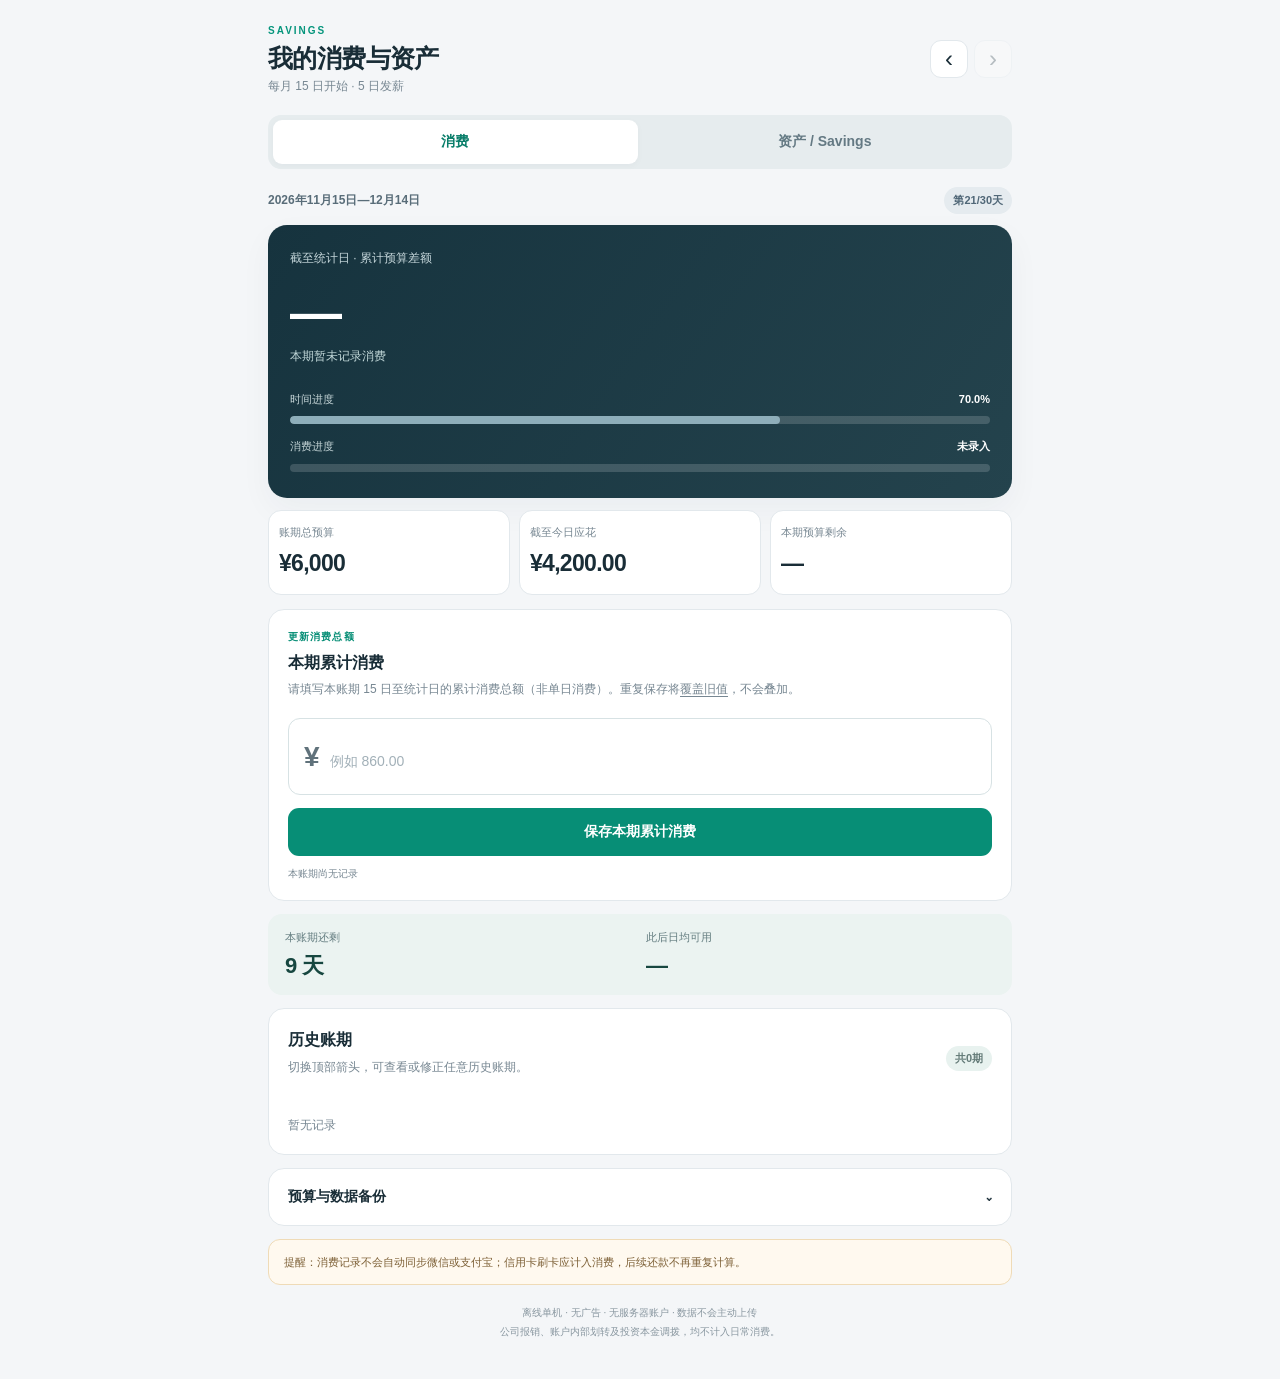
<file: index.html>
<!doctype html>
<html lang="zh-CN">
<head>
  <meta charset="utf-8">
  <meta name="viewport" content="width=device-width, initial-scale=1, viewport-fit=cover">
  <meta name="theme-color" content="#122e38">
  <meta name="apple-mobile-web-app-capable" content="yes">
  <meta name="apple-mobile-web-app-status-bar-style" content="default">
  <meta name="apple-mobile-web-app-title" content="消费看板">
  <meta name="description" content="15 日账期消费预算、银行卡、欧意与富途资产总览。支持离线使用，数据仅保存于本机。">
  <meta name="color-scheme" content="light">
  <link rel="manifest" href="./manifest.webmanifest">
  <link rel="apple-touch-icon" href="./icons/apple-touch-icon.png">
  <link rel="icon" href="./icons/icon-192.png" type="image/png">
  <link rel="stylesheet" href="./styles.css">
  <title>我的消费与资产</title>
  <script src="./app.js" defer></script>
</head>
<body>
  <main class="app-shell">
    <header class="header">
      <div>
        <div class="eyebrow">SAVINGS</div>
        <h1>我的消费与资产</h1>
        <div class="subtitle">每月 15 日开始 · 5 日发薪</div>
      </div>
      <div class="period-nav" aria-label="选择账期">
        <button type="button" id="prev" aria-label="上个账期">‹</button>
        <button type="button" id="next" aria-label="下个账期">›</button>
      </div>
    </header>

    <nav class="view-tabs" aria-label="切换看板"><button type="button" id="spendingTab" class="active" aria-pressed="true" aria-controls="spendingPanel">消费</button><button type="button" id="assetsTab" aria-pressed="false" aria-controls="assetsPanel">资产 / Savings</button></nav>
    <div class="period-line"><span id="periodLabel">正在加载…</span><span class="period-chip" id="dayBadge"></span></div>

    <div id="spendingPanel">
    <section class="hero" aria-label="预算结果">
      <div class="hero-kicker">截至统计日 · 累计预算差额</div>
      <div class="hero-number" id="difference">—</div>
      <div class="hero-caption" id="differenceDescription">输入累计消费即可计算</div>
      <div class="progress-group">
        <div class="progress-label"><span>时间进度</span><strong id="timePct">—</strong></div>
        <div class="progress-track"><div class="progress-fill time" id="timeProgress"></div></div>
        <div class="progress-label"><span>消费进度</span><strong id="spendingPct">—</strong></div>
        <div class="progress-track"><div class="progress-fill spending" id="spendingProgress"></div></div>
      </div>
    </section>

    <section class="summary" aria-label="预算统计">
      <div class="stat"><span>账期总预算</span><strong id="totalBudget">¥6,000</strong></div>
      <div class="stat"><span>截至今日应花</span><strong id="expectedSpent">—</strong></div>
      <div class="stat"><span>本期预算剩余</span><strong id="remaining">—</strong></div>
    </section>

    <section class="card entry-card">
      <div class="section-tag">更新消费总额</div>
      <h2>本期累计消费</h2>
      <p class="hint">请填写本账期 15 日至统计日的累计消费总额（非单日消费）。重复保存将<span class="underline">覆盖旧值</span>，不会叠加。</p>
      <form id="totalForm">
        <div class="money-input"><span>¥</span><input id="totalInput" name="total" type="number" step="0.01" min="0" max="99999999" inputmode="decimal" placeholder="例如 860.00" autocomplete="off" required aria-label="本账期累计消费总额"></div>
        <button type="submit" class="primary" id="saveBtn">保存本期累计消费</button>
      </form>
      <div class="entry-foot"><span class="entry-date" id="lastUpdated">尚未保存</span><span class="save-message" id="saveMessage" role="status" aria-live="polite"></span></div>
    </section>

    <section class="next-budget">
      <div><span>本账期还剩</span><strong id="daysRemaining">—</strong></div>
      <div><span>此后日均可用</span><strong id="dailyAllowance">—</strong></div>
    </section>

    <section class="card history-card">
      <div class="section-row"><div><h2>历史账期</h2><p class="hint">切换顶部箭头，可查看或修正任意历史账期。</p></div><span id="historyCount" class="history-badge">共0期</span></div>
      <div id="historyList" class="history-list"><div class="empty">暂无记录</div></div>
    </section>

    </div>
    <div id="assetsPanel" hidden>
      <section class="hero assets-hero" aria-label="净资产总览">
        <div class="hero-kicker">我的净资产 · 人民币</div><div class="hero-number" id="netAssets">—</div><div class="hero-caption" id="assetAsOf">先记录一次账户余额</div>
      </section>
      <section class="summary" aria-label="资产统计"><div class="stat"><span>账户余额合计</span><strong id="grossAssets">—</strong></div><div class="stat"><span>其他负债</span><strong id="totalLiabilities">—</strong></div><div class="stat"><span>较上次快照</span><strong id="assetChange">—</strong></div></section><p class="hint asset-comparison" id="assetComparison"></p>
      <section class="card"><h2>更新账户余额</h2><p class="hint">请统一填写人民币金额。欧意与富途请填写平台显示的「账户净资产 / 总权益」（含现金与持仓）。</p>
        <form id="assetForm">
          <label class="asset-field" for="bankAsset"><span><b>银行卡</b><small>所有银行卡可用存款合计</small></span><div><span>¥</span><input id="bankAsset" type="number" step="0.01" min="0" max="99999999" inputmode="decimal" placeholder="0.00" required></div></label>
          <label class="asset-field" for="okxAsset"><span><b>欧意 OKX</b><small>账户净资产（折合人民币）</small></span><div><span>¥</span><input id="okxAsset" type="number" step="0.01" min="-99999999" max="99999999" inputmode="decimal" placeholder="0.00" required></div></label>
          <label class="asset-field" for="futuAsset"><span><b>富途牛牛</b><small>现金与证券净资产（折合人民币）</small></span><div><span>¥</span><input id="futuAsset" type="number" step="0.01" min="-99999999" max="99999999" inputmode="decimal" placeholder="0.00" required></div></label>
          <label class="asset-field" for="debtAsset"><span><b>其他负债</b><small>信用卡欠款、未在平台内扣除的借款</small></span><div><span>¥</span><input id="debtAsset" type="number" step="0.01" min="0" max="99999999" inputmode="decimal" value="0" required></div></label>
          <label class="asset-date" for="assetDate">余额日期<input id="assetDate" type="date" required></label>
          <p class="hint asset-help">请按各平台的人民币估值填写，勿直接填写 USDT、港元或美元数量；平台净资产中已扣除的融资借款无需重复计入负债。账户间转账仅改变资金分布，不计入收入或消费。</p>
          <button class="primary" id="assetSave" type="submit">保存资产快照</button><p class="save-message" id="assetMessage" role="status" aria-live="polite"></p>
        </form>
      </section>
      <section class="card savings-card"><div class="section-tag">本期 Saving</div><h2>已录入收支结余</h2><div class="saving-number" id="cashSavings">—</div><p class="hint" id="savingsCaption"></p>
        <label class="field-label" for="incomeInput">本期实际收入（元）</label><div class="setting-row"><input id="incomeInput" type="number" step="0.01" min="0" max="99999999" inputmode="decimal" placeholder="例如本期已到账工资"><button type="button" id="incomeSave" class="secondary">保存收入</button></div>
        <p class="hint">结余 = 实际收入 − 已录入消费，不含投资涨跌与未录入收支（与含市场涨跌的净资产变化不同）。</p>
      </section>
      <section class="card"><div class="section-row"><h2>资产快照</h2><span class="history-badge" id="assetHistoryCount">共0次</span></div><p class="hint">同一天重复保存将更新当天数据，不会累加。</p><div id="assetHistory" class="history-list"></div></section>
    </div>
    <details class="card settings" id="settingsPanel">
      <summary>预算与数据备份 <span class="chevron">⌄</span></summary>
      <div class="settings-inner">
        <label class="field-label" for="budgetInput">本期预算（元）</label>
        <div class="setting-row"><input id="budgetInput" type="number" step="1" min="1" max="99999999" inputmode="numeric"><button type="button" id="budgetSave" class="secondary">保存预算</button></div>
        <p class="hint">留空则默认每期 ¥6,000，未来新账期也将沿用此默认值。</p>
        <div class="section-divider"></div>
        <div class="backup-grid"><button type="button" class="secondary" id="exportBtn">导出备份</button><label class="secondary file-label" for="importFile">恢复备份<input id="importFile" type="file" accept=".json,application/json" hidden></label></div>
        <p class="hint">消费与资产记录仅保存在当前设备。备份文件为 JSON 格式，建议每月导出并存至「文件」或 iCloud 云盘。</p>
      </div>
    </details>

    <div class="notice" id="coverageNotice">提醒：消费记录不会自动同步微信或支付宝；信用卡刷卡应计入消费，后续还款不再重复计算。</div>
    <footer class="footer">离线单机 · 无广告 · 无服务器账户 · 数据不会主动上传<br>公司报销、账户内部划转及投资本金调拨，均不计入日常消费。</footer>
  </main>
</body>
</html>
</file>
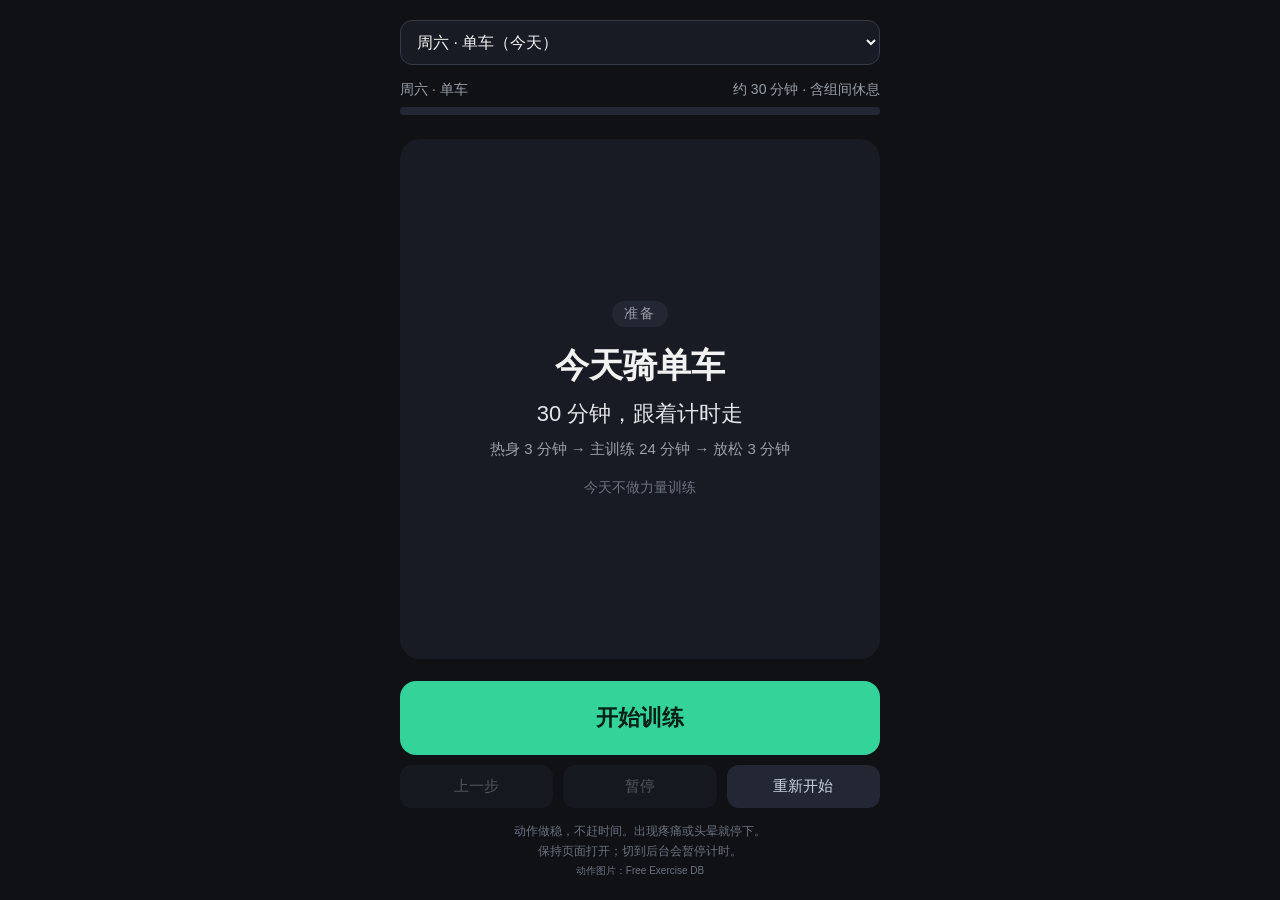
<file: workout/index.html>
<!DOCTYPE html>
<html lang="zh-CN">
<head>
<meta charset="UTF-8">
<meta name="viewport" content="width=device-width,initial-scale=1,viewport-fit=cover">
<meta name="theme-color" content="#0f1115">
<meta name="apple-mobile-web-app-capable" content="yes">
<meta name="apple-mobile-web-app-status-bar-style" content="black-translucent">
<meta name="apple-mobile-web-app-title" content="训练">
<link rel="manifest" href="./manifest.webmanifest">
<link rel="apple-touch-icon" href="./icons/apple-touch-icon.png">
<link rel="icon" type="image/png" href="./icons/icon-192.png">
<title>胸肩背 · 跟练</title>
<style>
*{box-sizing:border-box;margin:0;padding:0}
body{font-family:-apple-system,"PingFang SC","Microsoft YaHei",sans-serif;background:#0f1115;color:#f2f2f2;min-height:100vh;display:flex;flex-direction:column;align-items:center}
.wrap{width:100%;max-width:520px;padding:20px;display:flex;flex-direction:column;min-height:100vh}
.top{display:flex;justify-content:space-between;font-size:14px;color:#9aa0aa;margin-bottom:8px}
.bar{height:8px;background:#232733;border-radius:4px;overflow:hidden;margin-bottom:24px}
.bar i{display:block;height:100%;background:linear-gradient(90deg,#34d399,#22d3ee);width:0;transition:width .3s}
.card{flex:1;background:#181b23;border-radius:20px;padding:28px 22px;display:flex;flex-direction:column;align-items:center;text-align:center;justify-content:center}
.phase{font-size:14px;letter-spacing:2px;padding:4px 12px;border-radius:99px;background:#232733;color:#9aa0aa;margin-bottom:16px}
.phase.work{background:#064e3b;color:#6ee7b7}.phase.rest{background:#1e3a8a;color:#93c5fd}.phase.warm{background:#78350f;color:#fcd34d}
h1{font-size:34px;margin-bottom:10px}
.target{font-size:22px;color:#e5e7eb;margin-bottom:8px}
.tip{font-size:15px;color:#9aa0aa;line-height:1.6;max-width:380px}
.timer{font-size:88px;font-weight:700;font-variant-numeric:tabular-nums;margin:18px 0 6px}
.rest .timer{color:#93c5fd}
.next{margin-top:18px;font-size:14px;color:#6b7280}
.btn{margin-top:22px;width:100%;padding:22px;font-size:22px;font-weight:700;border:none;border-radius:16px;background:#34d399;color:#062016;cursor:pointer}
.btn:active{transform:scale(.98)}
.btn.blue{background:#60a5fa;color:#071a33}
.row{display:flex;gap:10px;margin-top:10px}
.small{flex:1;padding:12px;font-size:15px;border:none;border-radius:12px;background:#232733;color:#cbd5e1;cursor:pointer}
.hidden{display:none}
select{width:100%;padding:12px;background:#181b23;color:#f2f2f2;border:1px solid #343a48;border-radius:12px;font:inherit;margin-bottom:16px}button:focus-visible,select:focus-visible{outline:3px solid #60a5fa;outline-offset:3px}.tip{white-space:pre-line}.small:disabled{opacity:.35;cursor:default}.foot{font-size:12px;color:#6b7280;text-align:center;margin-top:14px;line-height:1.6}@media(max-height:740px){.wrap{padding:16px}.card{padding:20px 16px}.timer{font-size:70px;margin:12px 0}.btn{padding:17px;margin-top:16px}h1{font-size:28px}}
.wrap{min-height:100dvh;padding-top:max(20px,env(safe-area-inset-top));padding-bottom:max(20px,env(safe-area-inset-bottom))}body{min-height:100dvh}button,select{touch-action:manipulation}
.pose{width:100%;margin:14px 0 10px;cursor:zoom-in}.pose-grid{display:grid;grid-template-columns:1fr 1fr;gap:6px}.pose-grid.single{grid-template-columns:1fr}.pose figure{margin:0;background:#fff;border-radius:10px;overflow:hidden}.pose img{display:block;width:100%;height:140px;object-fit:contain;background:#fff}.pose .single img{height:190px}.pose figcaption{font-size:12px;color:#475569;background:#edf2f7;padding:5px}.pose-hint{font-size:11px;color:#9aa0aa;margin-top:5px}.source{font-size:10px;color:#6b7280;text-decoration:none}dialog{background:#181b23;color:#f2f2f2;border:1px solid #343a48;border-radius:18px;width:min(94vw,720px);max-height:90dvh;margin:auto;padding:16px;overflow:auto}dialog::backdrop{background:#000b}.close-pose{position:sticky;top:0;display:block;margin:0 0 12px auto;padding:10px 20px;border:0;border-radius:10px;background:#34d399;color:#062016;font-weight:700;cursor:pointer}.pose-large img{display:block;width:100%;height:auto;background:#fff;border-radius:10px}.pose-large p{font-size:14px;margin:10px 0 6px}.card:has(.pose:not(.hidden)){justify-content:flex-start;padding:20px 16px}.card:has(.pose:not(.hidden)) .phase{margin-bottom:10px}.card:has(.pose:not(.hidden)) h1{font-size:28px}.card:has(.pose:not(.hidden)) .target{font-size:20px}.card:has(.pose:not(.hidden)) .next{margin-top:12px}@media(max-height:740px){.pose img{height:115px}.pose .single img{height:145px}.pose{margin:10px 0}.card:has(.pose:not(.hidden)){padding:16px 12px}}
</style>
</head>
<body>
<div class="wrap">
  <select id="day" aria-label="选择训练日"></select><div class="top"><span id="stepNo"></span><span id="total">约 30 分钟 · 含组间休息</span></div>
  <div class="bar"><i id="prog"></i></div>
  <div class="card" id="card">
    <div class="phase" id="phase">准备</div>
    <h1 id="name">今天练胸</h1>
    <div class="target" id="target">每个动作 3 组</div>
    <div class="pose hidden" id="pose" role="button" tabindex="0" aria-label="放大动作参考图"><div class="pose-grid" id="poseGrid"></div><p class="pose-hint">点击图片放大 · 器械外观可能不同</p></div>
    <div class="tip" id="tip">做完一组点一下，自动休息 90 秒。</div>
    <div class="timer hidden" id="timer">0</div>
    <div class="next" id="next"></div>
  </div>
  <button class="btn" id="main">开始训练</button>
  <div class="row">
    <button class="small" id="back">上一步</button>
    <button class="small" id="pause">暂停</button>
    <button class="small" id="reset">重新开始</button>
  </div>
  <p class="foot">动作做稳，不赶时间。出现疼痛或头晕就停下。<br>保持页面打开；切到后台会暂停计时。<br><a class="source" href="https://github.com/yuhonas/free-exercise-db" target="_blank" rel="noopener">动作图片：Free Exercise DB</a></p>
</div>
<dialog id="poseDialog" aria-label="动作参考大图"><button class="close-pose" id="closePose">关闭大图</button><div class="pose-large" id="poseLarge"></div></dialog>
<script>
const poseImages={"器械推胸": ["./images/Machine_Bench_Press-0.webp", "./images/Machine_Bench_Press-1.webp"], "上斜器械推胸": ["./images/Leverage_Incline_Chest_Press-0.webp", "./images/Leverage_Incline_Chest_Press-1.webp"], "蝴蝶机夹胸": ["./images/Butterfly-0.webp", "./images/Butterfly-1.webp"], "绳索三头下压": ["./images/Triceps_Pushdown_-_Rope_Attachment-0.webp", "./images/Triceps_Pushdown_-_Rope_Attachment-1.webp"], "器械肩推": ["./images/Leverage_Shoulder_Press-0.webp", "./images/Leverage_Shoulder_Press-1.webp"], "哑铃侧平举": ["./images/Side_Lateral_Raise-0.webp", "./images/Side_Lateral_Raise-1.webp"], "反向蝴蝶机": ["./images/Reverse_Machine_Flyes-0.webp", "./images/Reverse_Machine_Flyes-1.webp"], "平板支撑": ["./images/Plank-0.webp"], "高位下拉": ["./images/Wide-Grip_Lat_Pulldown-0.webp", "./images/Wide-Grip_Lat_Pulldown-1.webp"], "胸托坐姿划船": ["./images/Leverage_Iso_Row-0.webp", "./images/Leverage_Iso_Row-1.webp"], "绳索直臂下压": ["./images/Straight-Arm_Pulldown-0.webp", "./images/Straight-Arm_Pulldown-1.webp"], "哑铃弯举": ["./images/Dumbbell_Bicep_Curl-0.webp", "./images/Dumbbell_Bicep_Curl-1.webp"]};
const plans=[
{label:'周一 · 胸',name:'今天练胸',moves:[['器械推胸','10 次','背贴靠垫，肩膀放松，慢推慢放。'],['上斜器械推胸','10 次','把手对准上胸，不耸肩、不拱腰。'],['蝴蝶机夹胸','12 次','手肘微屈，夹拢后慢慢打开，不往后拉太深。'],['绳索三头下压','12 次','肘部贴近身体，伸肘下压，不前后甩动。']]},
{label:'周二 · 单车',name:'今天骑单车',type:'bike'},
{label:'周三 · 肩',name:'今天练肩',moves:[['器械肩推','10 次','背贴靠垫，向上推，不挺腰、不锁死手肘。'],['哑铃侧平举','12 次','用轻重量，抬到肩高以内，不耸肩、不甩动。'],['反向蝴蝶机','12 次','胸贴靠垫，向两侧打开，缓慢回放。'],['平板支撑','20–30 秒','收紧腹部、正常呼吸，塌腰就结束；自己数秒，结束后点完成。']]},
{label:'周四 · 快走',name:'今天快走恢复',type:'walk'},
{label:'周五 · 背',name:'今天练背',moves:[['高位下拉','10 次','拉向上胸，不拉到脖子后面，不后仰甩动。'],['胸托坐姿划船','10 次','胸贴靠垫，拉向上腹，慢慢回放。'],['绳索直臂下压','12 次','肘部保持微屈，压向大腿前方，不弯腰甩动。'],['哑铃弯举','12 次','肘部贴近身体，缓慢抬起、放下，不后仰。']]},
{label:'周六 · 单车',name:'今天骑单车',type:'bike'},
{label:'周日 · 快走',name:'今天快走恢复',type:'walk'}];
const $=id=>document.getElementById(id);
const today=({Mon:0,Tue:1,Wed:2,Thu:3,Fri:4,Sat:5,Sun:6})[new Intl.DateTimeFormat('en-US',{timeZone:'Asia/Shanghai',weekday:'short'}).format(new Date())];
$('day').innerHTML=plans.map((p,j)=>`<option value="${j}">${p.label}${j===today?'（今天）':''}</option>`).join('');$('day').value=today;
let day=today,S=[],i=-1,left=0,interval=null,paused=false,deadline=0,ac=null,wake=null,remaining=0;
const fmt=n=>`${Math.floor(n/60)}:${String(n%60).padStart(2,'0')}`;
function beep(){try{if(!ac)return;const o=ac.createOscillator(),g=ac.createGain();o.connect(g);g.connect(ac.destination);o.frequency.value=880;g.gain.setValueAtTime(.1,ac.currentTime);g.gain.exponentialRampToValueAtTime(.001,ac.currentTime+.3);o.start();o.stop(ac.currentTime+.3);}catch(e){}}
function stop(){clearInterval(interval);interval=null;}
function setTimer(){deadline=Date.now()+left*1000;interval=setInterval(()=>{if(paused)return;left=Math.max(0,Math.ceil((deadline-Date.now())/1000));$('timer').textContent=fmt(left);if(left===0){stop();beep();go();}},200);}
function make(){const p=plans[day];S=[];if(p.moves){
S.push({t:'warm',name:'跑步机快走',sec:180,tip:'平路快走，呼吸稍微加深；最后减速，停稳再下机。'});
S.push({t:'warm',name:p.moves[0][0]+' · 热身',sec:60,tip:'用很轻的重量做 6 次，剩余时间休息。'});
p.moves.forEach((m,j)=>{for(let set=1;set<=3;set++){S.push({t:'work',name:m[0],target:`第 ${set}/3 组 · ${m[1]}`,tip:m[2]});if(set<3)S.push({t:'rest',name:'组间休息',sec:90,tip:'放松呼吸，下一组还是这个动作。'});}if(j<p.moves.length-1)S.push({t:'rest',name:'换下一个动作',sec:60,tip:'调好器械，负重动作先用轻重量试 5 次；来不及就暂停。'});});
S.push({t:'warm',name:'慢走放松',sec:120,tip:'慢慢走，恢复呼吸。',cool:true});
}else{const bike=p.type==='bike';S.push({t:'warm',name:bike?'单车热身':'轻松走起来',sec:180,tip:bike?'低阻力，轻松踩。':'先慢慢走，不着急。'});for(let j=0;j<4;j++)S.push({t:'aerobic',name:bike?'稳定骑行':'舒适快走',sec:360,target:`第 ${j+1}/4 段`,tip:'呼吸加深，但还能说完整句话。今天不冲刺。'});S.push({t:'warm',name:bike?'单车放松':'慢走放松',sec:180,tip:'逐渐放慢，恢复呼吸。',cool:true});}}
function intro(){hidePose();stop();paused=false;i=-1;left=0;release();make();$('day').disabled=false;$('stepNo').textContent=plans[day].label;$('prog').style.width='0%';$('phase').className='phase';$('phase').textContent='准备';$('card').className='card';$('name').textContent=plans[day].name;$('target').textContent=plans[day].moves?'每个动作 3 组':'30 分钟，跟着计时走';$('tip').textContent=plans[day].moves?plans[day].moves.map((m,j)=>`${j+1}. ${m[0]} · ${m[1]}`).join('\n'):'热身 3 分钟 → 主训练 24 分钟 → 放松 3 分钟';$('timer').classList.add('hidden');$('next').textContent=plans[day].moves?'做完一组点一下 → 自动休息 90 秒':'今天不做力量训练';$('main').textContent='开始训练';$('main').className='btn';$('main').onclick=start;$('pause').textContent='暂停';$('pause').disabled=true;$('back').disabled=true;}
function show(){stop();paused=false;const s=S[i];if(!s){done();return;}$('pause').textContent='暂停';$('pause').disabled=!s.sec;$('back').disabled=i<=0;$('day').disabled=true;$('stepNo').textContent=`第 ${i+1} / ${S.length} 步`;$('prog').style.width=(i/S.length*100)+'%';$('card').className='card '+(s.t==='rest'?'rest':'');$('phase').className='phase '+s.t;$('phase').textContent=s.t==='work'?'训练':s.t==='rest'?'休息':s.t==='aerobic'?'有氧':s.cool?'放松':'热身';$('name').textContent=s.name;showPose(s.t==='work'?s.name:null);$('target').textContent=s.target||'';$('tip').textContent=s.tip;const next=S[i+1];$('next').textContent=next?'下一步：'+next.name+(next.target?' · '+next.target:''):'最后一步';$('main').className='btn'+(s.sec?' blue':'');$('main').textContent=s.t==='rest'?'休息好了，继续':s.sec?'下一步':'✓ 完成这组';$('main').onclick=go;if(s.sec){left=s.sec;$('timer').classList.remove('hidden');$('timer').textContent=fmt(left);setTimer();}else{$('timer').classList.add('hidden');}}
function go(){i++;show();}
async function lock(){try{wake=await navigator.wakeLock?.request('screen');}catch(e){}}
function release(){if(wake)wake.release().catch(()=>{});wake=null;}
function start(){try{ac=ac||new(window.AudioContext||window.webkitAudioContext)();ac.resume();}catch(e){}lock();go();}
function pause(){if(!S[i]?.sec||i>=S.length||i<0)return;if(paused){paused=false;deadline=Date.now()+left*1000;lock();}else{left=Math.max(0,Math.ceil((deadline-Date.now())/1000));paused=true;release();}$('pause').textContent=paused?'继续':'暂停';$('main').disabled=paused;}
function done(){hidePose();stop();release();$('day').disabled=false;$('prog').style.width='100%';$('stepNo').textContent='完成';$('phase').className='phase work';$('phase').textContent='完成';$('name').textContent='今天练完了！';$('target').textContent='';$('tip').textContent='喝点水，好好休息。';$('timer').classList.add('hidden');$('next').textContent='';$('main').textContent='回到计划';$('main').className='btn';$('main').onclick=intro;$('pause').disabled=true;$('back').disabled=true;}
function hidePose(){$('pose').classList.add('hidden');$('poseGrid').innerHTML='';$('poseLarge').innerHTML='';if($('poseDialog').open)$('poseDialog').close();}
function showPose(name){const images=poseImages[name];if(!images){hidePose();return;}$('pose').classList.remove('hidden');$('poseGrid').className='pose-grid'+(images.length===1?' single':'');$('poseGrid').innerHTML=images.map((src,k)=>`<figure><img src="${src}" alt="${name}：${images.length===1?'保持姿势':k===0?'起始姿势':'发力后的姿势'}" decoding="async"><figcaption>${images.length===1?'保持姿势':k===0?'① 起始':'② 发力'}</figcaption></figure>`).join('');$('poseLarge').innerHTML=images.map((src,k)=>`<p>${name} · ${images.length===1?'保持姿势':k===0?'① 起始':'② 发力'}</p><img src="${src}" alt="${name}动作参考">`).join('');}
$('pose').onclick=()=>{if(!$('pose').classList.contains('hidden'))$('poseDialog').showModal();};$('pose').onkeydown=e=>{if(e.key==='Enter'||e.key===' '){e.preventDefault();$('pose').click();}};$('closePose').onclick=()=>$('poseDialog').close();
$('pause').onclick=pause;$('back').onclick=()=>{if(i>0){$('main').disabled=false;i--;show();}};$('reset').onclick=()=>{$('main').disabled=false;intro();};$('day').onchange=()=>{day=Number($('day').value);intro();};document.addEventListener('visibilitychange',()=>{if(document.hidden&&interval&&!paused)pause();});intro();
</script><script>if('serviceWorker' in navigator){window.addEventListener('load',()=>navigator.serviceWorker.register('./sw.js',{scope:'./',updateViaCache:'none'}).catch(()=>{}));}</script>
</body></html>
</file>
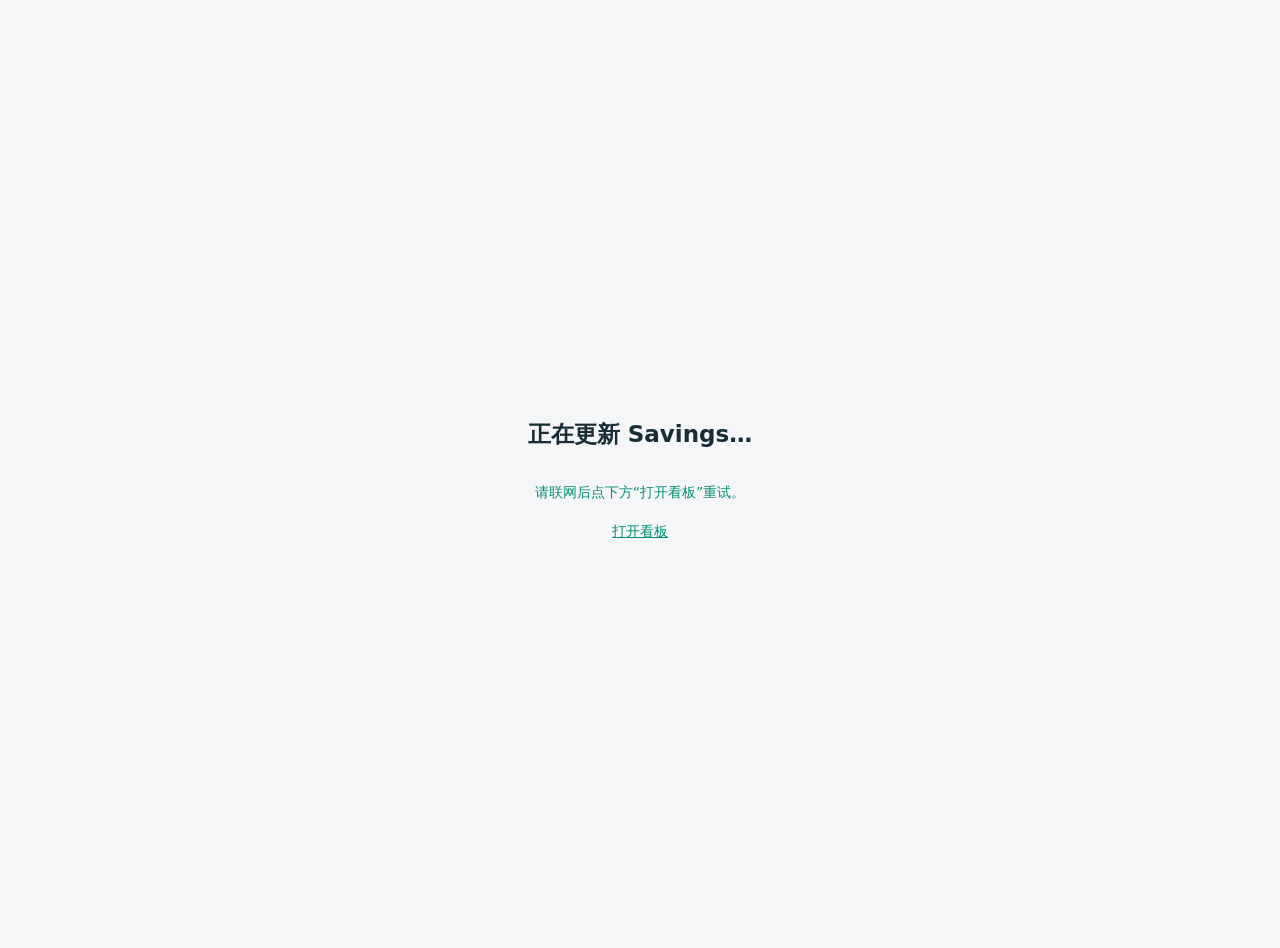
<file: refresh.html>
<!doctype html>
<html lang="zh-CN"><head><meta charset="utf-8"><meta name="viewport" content="width=device-width,initial-scale=1"><meta name="robots" content="noindex"><title>更新 Savings</title><style>body{margin:0;min-height:100dvh;display:grid;place-content:center;text-align:center;background:#f4f6f8;color:#192d37;font-family:system-ui,-apple-system,'PingFang SC',sans-serif;padding:24px}h1{font-size:23px}p,a{font-size:14px;color:#078e76;line-height:1.8}</style></head><body><h1>正在更新 Savings…</h1><p id="status">更新完成后将自动打开看板</p><a href="./" id="continue">打开看板</a><script>
(async()=>{
  try{
    if('caches' in window){const keys=await caches.keys();await Promise.all(keys.filter(k=>k.startsWith('budget-pwa-static-')).map(k=>caches.delete(k)));}
    if('serviceWorker' in navigator){
      const reg=await navigator.serviceWorker.register('./sw.js',{scope:'./',updateViaCache:'none'});
      await reg.update();
      const worker=reg.installing||reg.waiting;
      if(worker&&worker.state!=='activated')await new Promise(resolve=>{const timer=setTimeout(resolve,8000);worker.addEventListener('statechange',()=>{if(worker.state==='activated'||worker.state==='redundant'){clearTimeout(timer);resolve();}});});
    }
    location.replace('./?updated='+Date.now());
  }catch(e){document.getElementById('status').textContent='请联网后点下方“打开看板”重试。';}
})();
</script></body></html>
</file>
<file: styles.css>
:root{--ink:#192d37;--muted:#778792;--bg:#f4f6f8;--line:#e2e8ec;--white:#fff;--green:#078e76;--red:#e17d71}
*{box-sizing:border-box}html{-webkit-text-size-adjust:100%;scroll-behavior:smooth}body{margin:0;background:var(--bg);color:var(--ink);font-family:-apple-system,BlinkMacSystemFont,"PingFang SC","Noto Sans CJK SC",sans-serif;font-size:14px;line-height:1.55}
button,input{font:inherit}button{cursor:pointer;-webkit-tap-highlight-color:transparent}button:focus-visible,input:focus-visible,summary:focus-visible{outline:3px solid #72c5bb;outline-offset:2px}
.app-shell{max-width:780px;margin:0 auto;padding:calc(23px + env(safe-area-inset-top)) 18px calc(38px + env(safe-area-inset-bottom))}
.header{display:flex;align-items:center;justify-content:space-between;gap:10px}.eyebrow{font-weight:800;font-size:10px;color:#05957c;letter-spacing:2px;margin-bottom:4px}h1{font-size:25px;line-height:1.2;letter-spacing:-.6px;margin:0;font-weight:800}h2{font-size:16px;margin:0 0 2px;font-weight:760}.subtitle,.hint{color:var(--muted);font-size:12px}.subtitle{margin-top:4px}.period-nav{display:flex;gap:6px}.period-nav button{height:38px;width:38px;border:1px solid var(--line);background:var(--white);border-radius:11px;font-size:24px;color:var(--ink);line-height:1}.period-nav button:disabled{opacity:.28}.period-line{display:flex;align-items:center;justify-content:space-between;gap:8px;margin:18px 0 11px;font-size:12px;font-weight:650;color:#596d79}.period-chip{font-size:11px;background:#e5ebef;border-radius:40px;padding:5px 9px;color:#506777;white-space:nowrap}
.hero{border-radius:19px;background:linear-gradient(125deg,#16333e,#24434d);color:#fff;padding:24px 22px 20px;box-shadow:0 12px 32px #19343d0b}.hero-kicker{color:#c6d7db;font-size:12px}.hero-number{font-weight:800;letter-spacing:-1.6px;font-size:clamp(36px,7vw,52px);font-variant-numeric:tabular-nums;margin:14px 0 3px;line-height:1.2}.hero-caption{font-size:12px;color:#c2d8d9;min-height:18px}.progress-group{margin-top:26px;display:grid;gap:8px}.progress-label{display:flex;justify-content:space-between;gap:10px;font-size:11px;color:#c4d4d6}.progress-label strong{font-weight:600;color:#fff}.progress-track{background:#ffffff29;height:8px;border-radius:30px;overflow:hidden;margin-bottom:6px}.progress-fill{height:100%;width:0;border-radius:30px;transition:width .2s}.time{background:#8eaeba}.spending{background:#8fdfc7}
.summary{display:grid;grid-template-columns:repeat(3,minmax(0,1fr));gap:9px;margin-top:12px}.stat{border:1px solid var(--line);background:var(--white);border-radius:13px;padding:13px 10px;min-width:0}.stat span{display:block;font-size:11px;color:var(--muted);white-space:nowrap}.stat strong{display:block;font-size:clamp(15px,3.5vw,23px);margin-top:5px;letter-spacing:-.7px;font-variant-numeric:tabular-nums;white-space:nowrap}
.card{background:var(--white);border:1px solid var(--line);border-radius:16px;padding:19px;margin-top:13px}.entry-card{margin-top:14px}.section-tag{font-size:10px;text-transform:uppercase;color:var(--green);font-weight:800;letter-spacing:1.1px;margin-bottom:6px}.hint{margin:4px 0 11px;line-height:1.7}.underline{text-decoration:underline;text-underline-offset:3px}.money-input{display:flex;align-items:center;gap:10px;border:1px solid #d7e2e4;border-radius:12px;margin-top:18px;padding:4px 15px;background:#fff}.money-input span{font-size:28px;font-weight:750;color:#60727b}.money-input input{width:100%;min-width:0;padding:12px 0;border:0;background:transparent;color:var(--ink);outline:none;font-size:28px;font-weight:790;letter-spacing:-.5px;font-variant-numeric:tabular-nums}.money-input input::placeholder{font-weight:450;font-size:14px;letter-spacing:0;color:#a2b0b8}input::-webkit-inner-spin-button,input::-webkit-outer-spin-button{-webkit-appearance:none;margin:0}input[type=number]{-moz-appearance:textfield}.primary{width:100%;background:var(--green);color:#fff;border:0;border-radius:11px;padding:13px 14px;font-weight:750;margin-top:13px;min-height:47px}.primary:active{filter:brightness(.94)}.entry-foot{display:flex;gap:10px;justify-content:space-between;flex-wrap:wrap;color:var(--muted);font-size:10px;margin-top:10px}.save-message{color:#05806d}
.next-budget{background:#ebf3f1;border-radius:14px;padding:15px 17px;display:grid;grid-template-columns:1fr 1fr;gap:12px;margin-top:13px}.next-budget span{display:block;color:#647d80;font-size:11px}.next-budget strong{display:block;font-size:22px;line-height:1.35;font-variant-numeric:tabular-nums;letter-spacing:-.5px;margin-top:4px;color:#174740}.section-row{display:flex;justify-content:space-between;gap:8px;align-items:center}.history-badge{color:#647b78;font-weight:600;font-size:11px;padding:4px 9px;border-radius:25px;background:#e8f2ef}.history-list{margin-top:13px}.history-item{border-top:1px solid var(--line);display:flex;align-items:center;justify-content:space-between;padding:12px 1px;gap:9px}.history-name{font-size:12px;font-weight:690}.history-info{font-size:10px;color:var(--muted);margin-top:2px}.history-total{font-weight:750;font-size:15px;white-space:nowrap;font-variant-numeric:tabular-nums}.empty{color:var(--muted);font-size:12px;padding:15px 0 0}
.settings{padding:0;overflow:hidden}.settings summary{list-style:none;cursor:pointer;font-weight:720;padding:17px 19px;font-size:14px;display:flex;justify-content:space-between;align-items:center}.settings summary::-webkit-details-marker{display:none}.settings[open] .chevron{transform:rotate(180deg)}.chevron{transition:transform .2s}.settings-inner{padding:0 19px 20px}.field-label{display:block;color:#4a626d;font-size:12px;font-weight:650;margin-top:8px}.setting-row{display:flex;gap:9px;margin-top:6px}.setting-row input{min-width:0;flex:1;border:1px solid var(--line);border-radius:10px;padding:10px 11px;color:var(--ink);background:#fff;width:100%}.secondary{border:1px solid #d7e2e2;color:#26534d;background:#f2f7f5;border-radius:10px;font-size:12px;font-weight:650;padding:10px 12px;white-space:nowrap}.section-divider{height:1px;background:var(--line);margin:19px 0 13px}.backup-grid{display:grid;grid-template-columns:1fr 1fr;gap:10px}.backup-grid>*{display:block;text-align:center;cursor:pointer}.notice{border-radius:12px;border:1px solid #efdbb7;background:#fff9ef;padding:13px 15px;font-size:11px;line-height:1.7;color:#7d6036;margin-top:13px}.footer{text-align:center;color:#8997a0;font-size:10px;line-height:1.9;padding-top:18px}
@media(max-width:430px){.app-shell{padding-left:14px;padding-right:14px}.hero{padding:21px 19px 19px}.card{padding:16px}.stat{padding:12px 8px}.stat span{font-size:10px}.stat strong{font-size:15px}.next-budget{padding:15px 13px}.next-budget strong{font-size:18px}.settings summary{padding:17px 16px}.settings-inner{padding:0 16px 17px}}


[hidden]{display:none!important}.view-tabs{display:grid;grid-template-columns:1fr 1fr;gap:5px;background:#e6ecee;padding:5px;border-radius:13px;margin-top:20px}.view-tabs button{border:0;padding:11px 8px;border-radius:9px;background:transparent;color:#647983;font-weight:750}.view-tabs button.active{background:#fff;color:#087d69;box-shadow:0 2px 7px #192d3708}.assets-hero{background:linear-gradient(125deg,#12382e,#215448)}.asset-field{display:flex;align-items:center;justify-content:space-between;gap:12px;padding:15px 0;border-bottom:1px solid var(--line)}.asset-field b{font-size:14px}.asset-field small{display:block;font-size:10px;color:var(--muted);line-height:1.65;margin-top:3px}.asset-field>span{flex:1;min-width:0}.asset-field>div{display:flex;align-items:center;gap:5px;max-width:44%;border:1px solid #d7e2e4;padding:9px;border-radius:9px}.asset-field>div span{color:var(--muted)}.asset-field input{width:100%;min-width:0;border:0;background:transparent;outline:none;text-align:right;color:var(--ink);font-weight:700;font-size:17px}.asset-date{display:flex;justify-content:space-between;align-items:center;color:#647983;font-size:12px;margin-top:16px}.asset-date input{max-width:180px;border:1px solid var(--line);border-radius:9px;padding:8px;color:var(--ink);background:#fff}.asset-help{font-size:10px;margin-top:13px}.saving-number{font-size:32px;font-weight:800;letter-spacing:-1px;margin:10px 0 3px;color:var(--green)}.asset-negative{color:#b74944!important}.assets-hero .hero-number.asset-negative{color:#ffb5ac!important}#assetMessage{font-size:11px;min-height:17px;margin:9px 0 0}#grossAssets,#totalLiabilities,#assetChange{white-space:normal;overflow-wrap:anywhere;font-size:clamp(13px,3.2vw,22px)}
</file>
